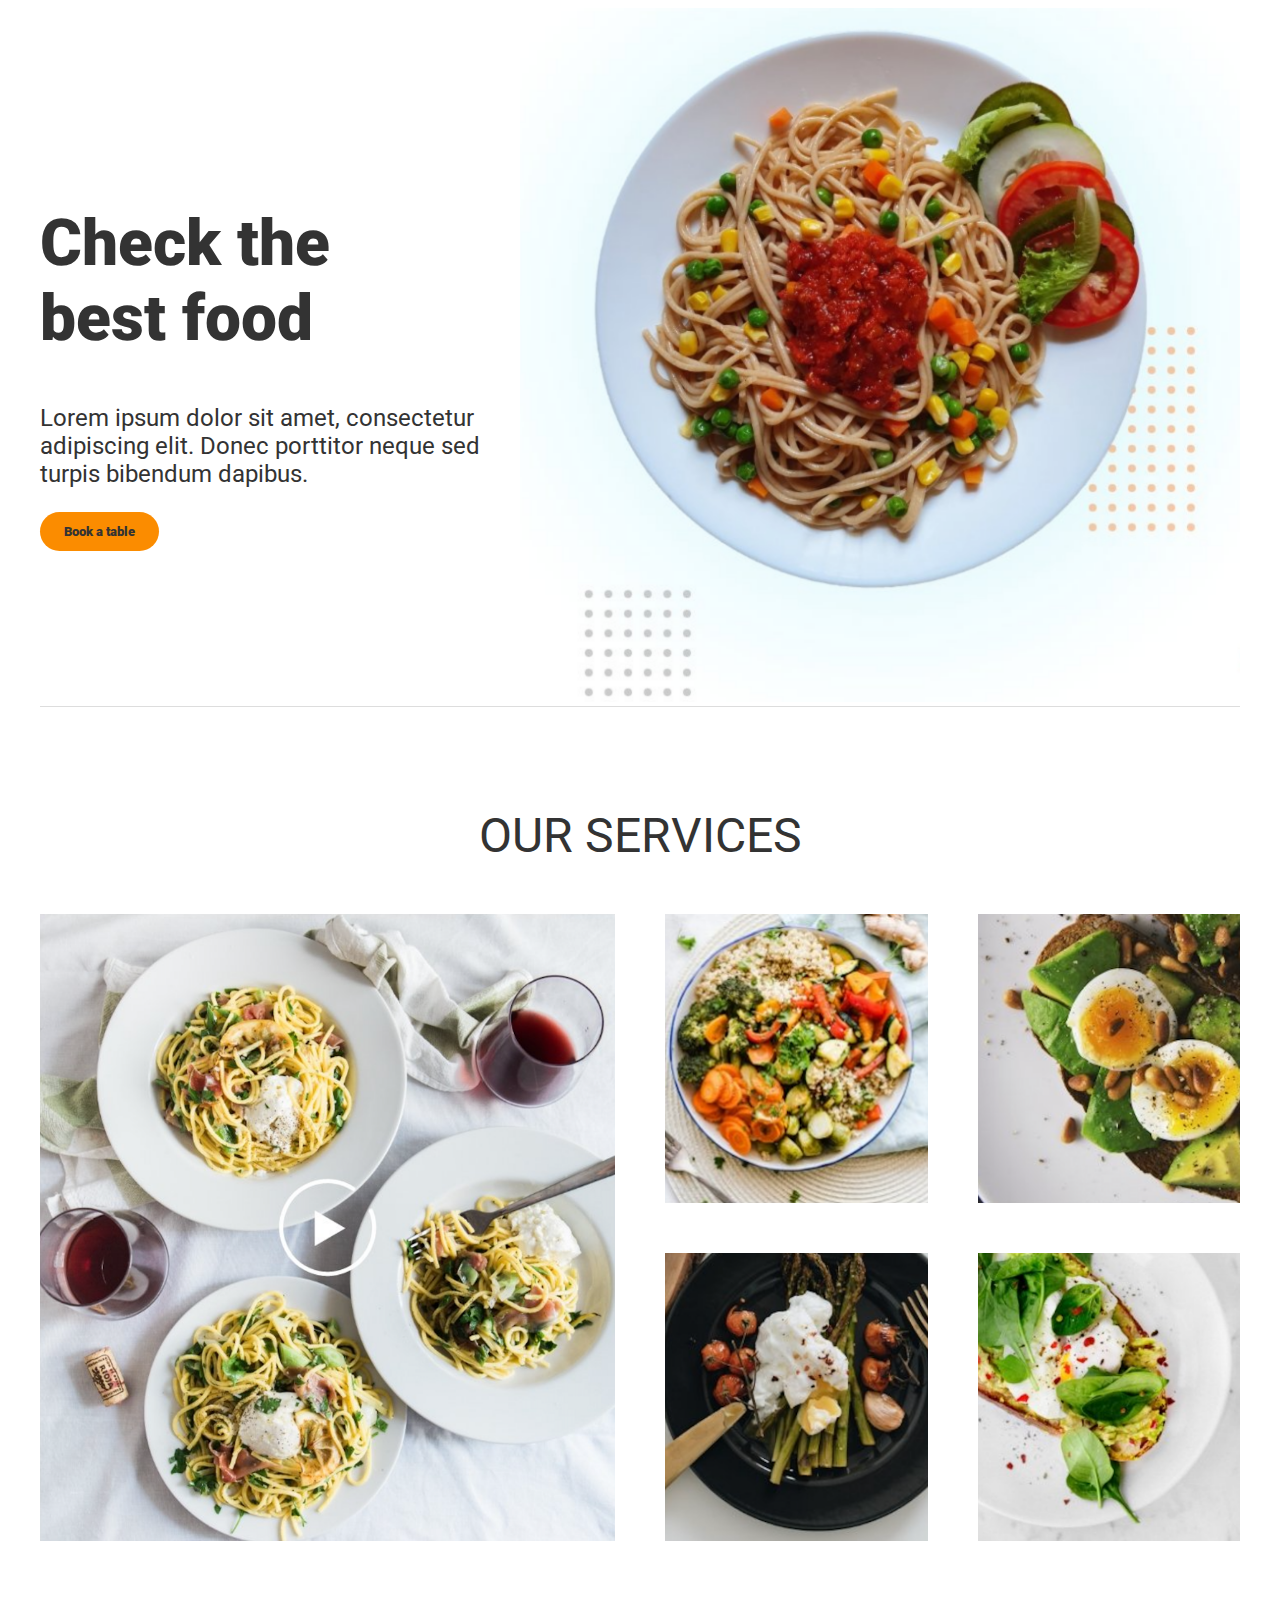
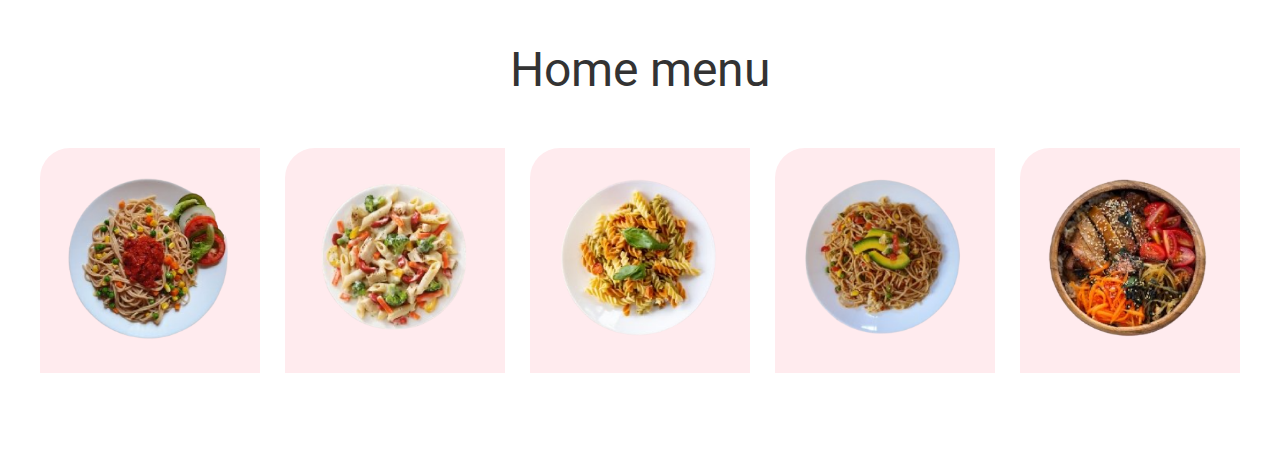
<file: Extra/index.html>
<!DOCTYPE html>
<html>

<head>
  <link rel="stylesheet" href="./style.css">
  <link rel="preconnect" href="https://fonts.googleapis.com">
  <link rel="preconnect" href="https://fonts.gstatic.com" crossorigin>
  <link href="https://fonts.googleapis.com/css2?family=Roboto:wght@400;900&display=swap" rel="stylesheet">
</head>

<body>
  <main>
    <section class="hero">
      <div class="info">
        <h1 class="info-title">Check the<br/>best food</h1>
        <p class="info-subtitle">Lorem ipsum dolor sit amet, consectetur adipiscing elit. Donec porttitor neque sed turpis bibendum dapibus.</p>
        <button class="info-button">Book a table</button>
      </div>
      <figure class="hero-image">
        <img src="./images/hero.png" alt="Dish of pasta with neapolitan sauce and vegetables">
      </figure>
    </section>
    <section class="services">
      <h2 class="services-title">Our services</h2>
      <div class="dishes">
        <figure class="dishes-image dishes-image__big">
          <img src="./images/video.png" alt="video of pasta dishes being served">
        </figure>
        <figure class="dishes-image">
          <img src="./images/dish1.png" alt="bowl of vegetables with rice and avocado">
        </figure>
        <figure class="dishes-image">
          <img src="./images/dish2.png" alt="Avocado and egg toast">
        </figure>
        <figure class="dishes-image">
          <img src="./images/dish3.png" alt="asparagus with tomato and butter">
        </figure>
        <figure class="dishes-image">
          <img src="./images/dish4.png" alt="eggs and guacamole toast ">
        </figure>
      </div>
    </section>
    <section class="menu">
      <h2 class="menu-title">Home menu</h2>
      <div class="plates">
        <figure class="plates-image">
          <img src="./images/plate1.png" alt="pasta with neapolitan sauce and vegetables">
        </figure>
        <figure class="plates-image">
          <img src="./images/plate2.png" alt="pasta with broccoli and carrot">
        </figure>
        <figure class="plates-image">
          <img src="./images/plate3.png" alt="pesto pasta">
        </figure>
        <figure class="plates-image">
          <img src="./images/plate4.png" alt="pasta with avocado and corn">
        </figure>
        <figure class="plates-image">
          <img src="./images/plate5.png" alt="bowl of chicken, tomato and carrots">
        </figure>
      </div>
    </section>
  </main>
</body>

</html>
</file>
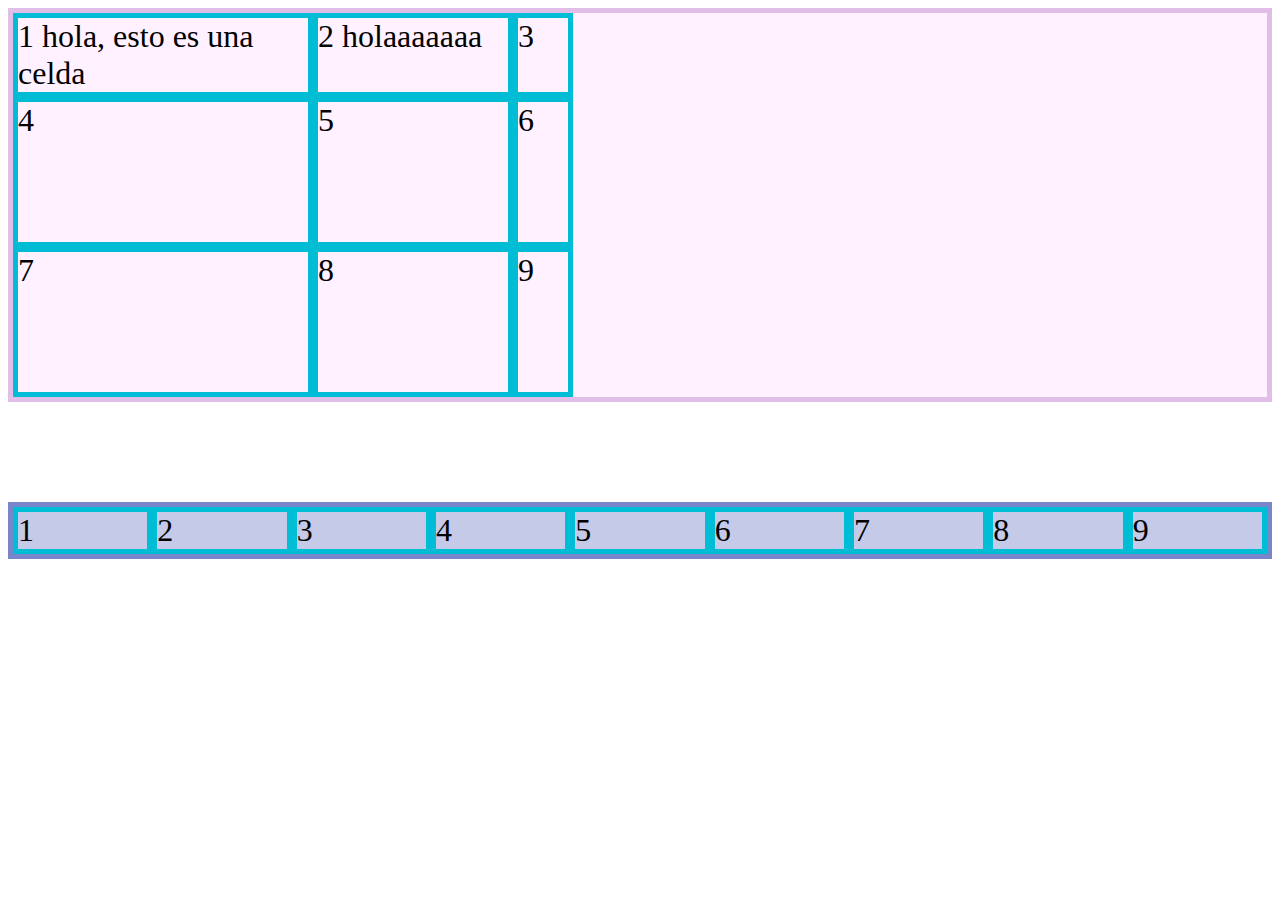
<file: Funciones Especiales/index.html>
<!DOCTYPE html>
<html>
<head>
<link rel="stylesheet" href="./style.css">
</head>
<body>
<div class="contenedor">
<div class="item item-1">1 hola, esto es una celda</div>
<div class="item item-2">2 holaaaaaaa</div>
<div class="item item-3">3</div>
<div class="item item-4">4</div>
<div class="item item-5">5</div>
<div class="item item-6">6</div>
<div class="item item-7">7</div>
<div class="item item-8">8</div>
<div class="item item-9">9</div>
</div>
<div class="contenedor-2">
<div class="item item-1">1</div>
<div class="item item-2">2</div>
<div class="item item-3">3</div>
<div class="item item-4">4</div>
<div class="item item-5">5</div>
<div class="item item-6">6</div>
<div class="item item-7">7</div>
<div class="item item-8">8</div>
<div class="item item-9">9</div>
</div>
</body>
</html>
</file>
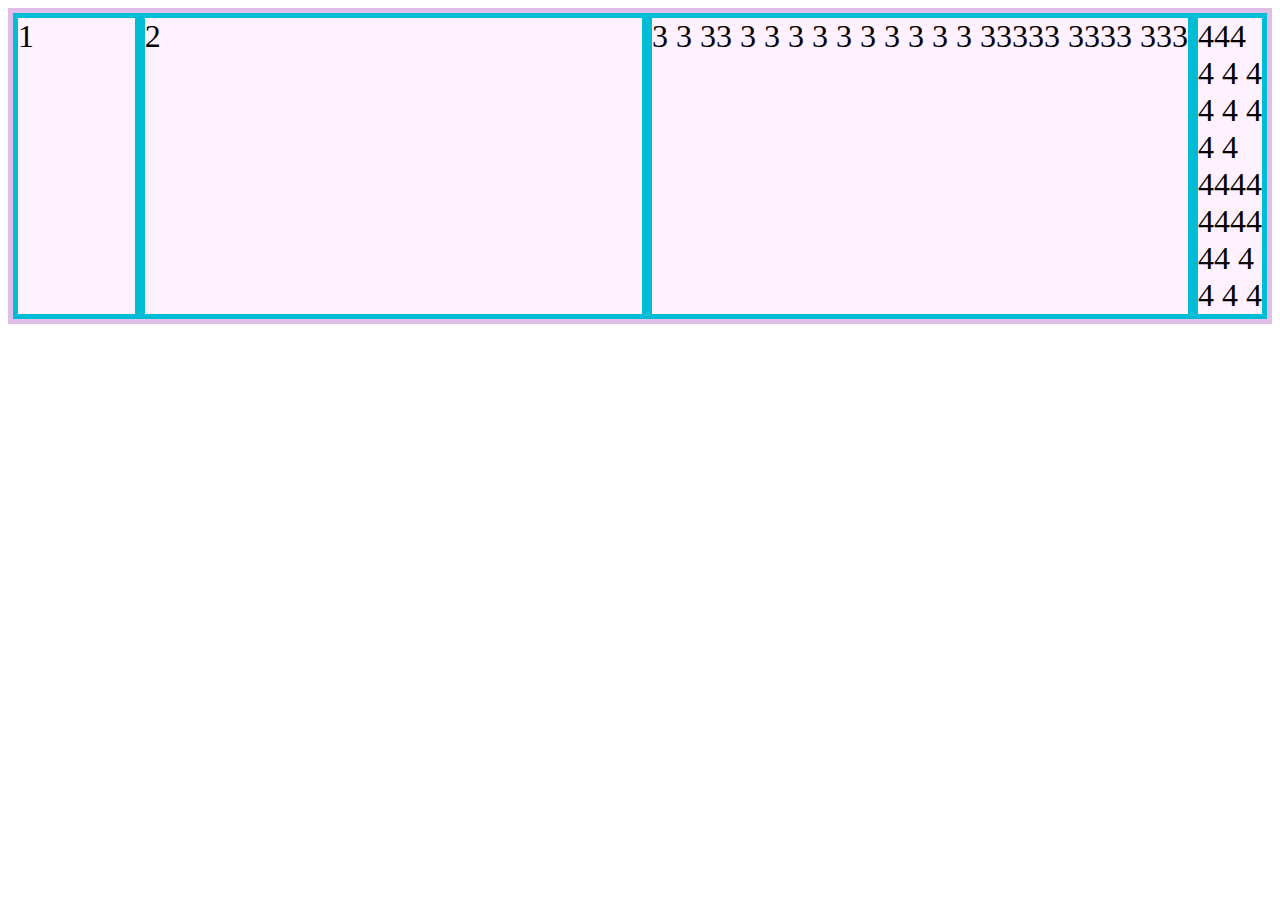
<file: Keywords especiales/index.html>
<!DOCTYPE html>
<html>
<head>
<link rel="stylesheet" href="./style.css">
</head>
<body>
<div class="contenedor">
<div class="item item-1">1</div>
<div class="item item-2">2</div>
<div class="item item-3">3 3 33 3 3 3 3 3 3 3 3 3 3 33333 3333 333</div>
<div class="item item-4">444 4 4 4 4 4 4 4 4 4444 4444 44 4 4 4 4</div>
</div>
</body>
</html>
</file>
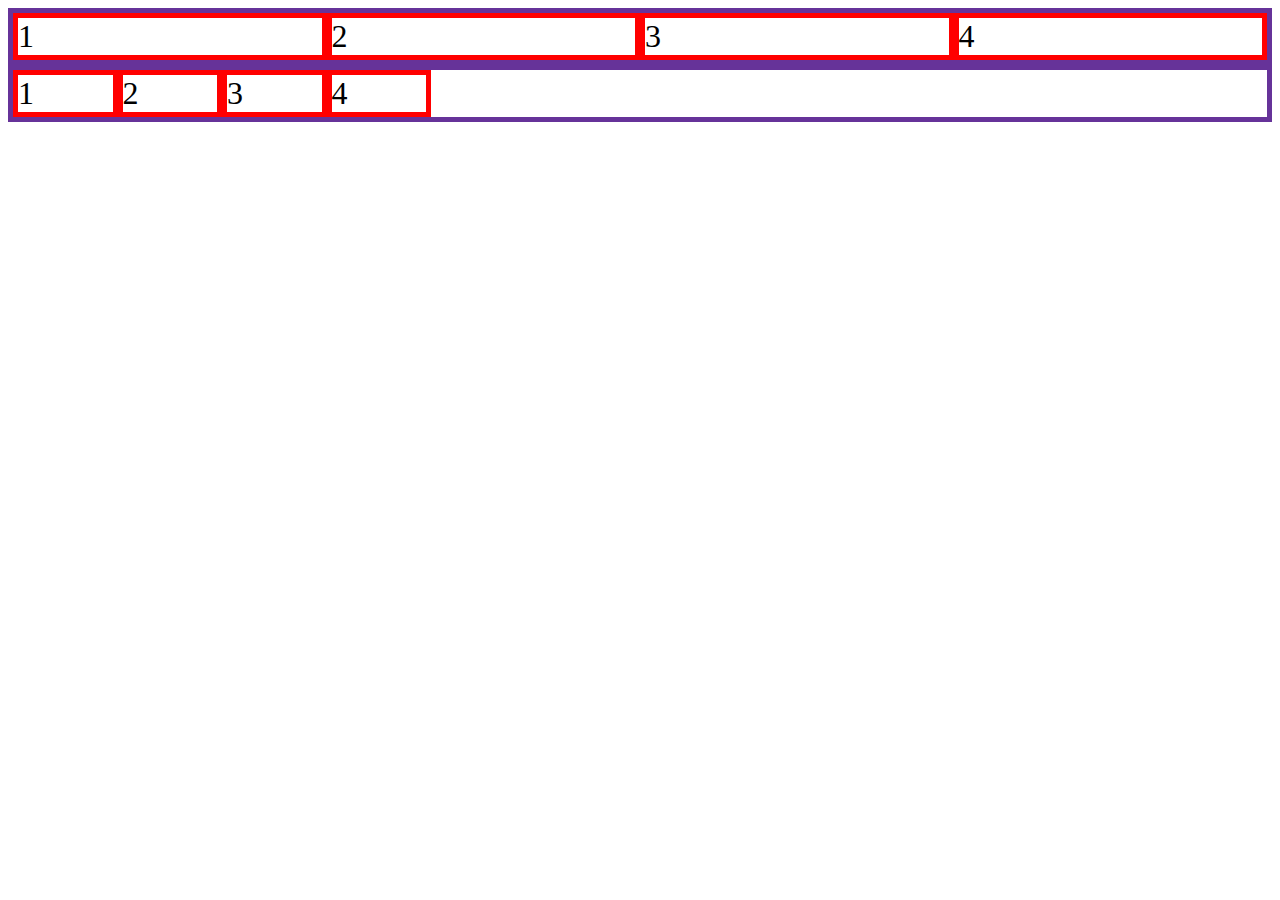
<file: Lab7/index.html>
<!DOCTYPE html>
<html lang="en">
<head>
    <meta charset="UTF-8">
    <meta http-equiv="X-UA-Compatible" content="IE=edge">
    <meta name="viewport" content="width=device-width, initial-scale=1.0">
    <title>Document</title>
    <link rel="stylesheet" href="./style.css">
</head>
<body>
    <div class="contenedor">
        <div class="item item-1"> 1</div>
        <div class="item item-2">2</div>
        <div class="item item-3"> 3 </div>
        <div class="item item-4">4</div>

     
    </div>
    <div class="contenedor-2">
        <div class="item item-1"> 1</div>
        <div class="item item-2">2</div>
        <div class="item item-3"> 3 </div>
        <div class="item item-4">4</div>

     
    </div>
    
</body>
</html>
</file>
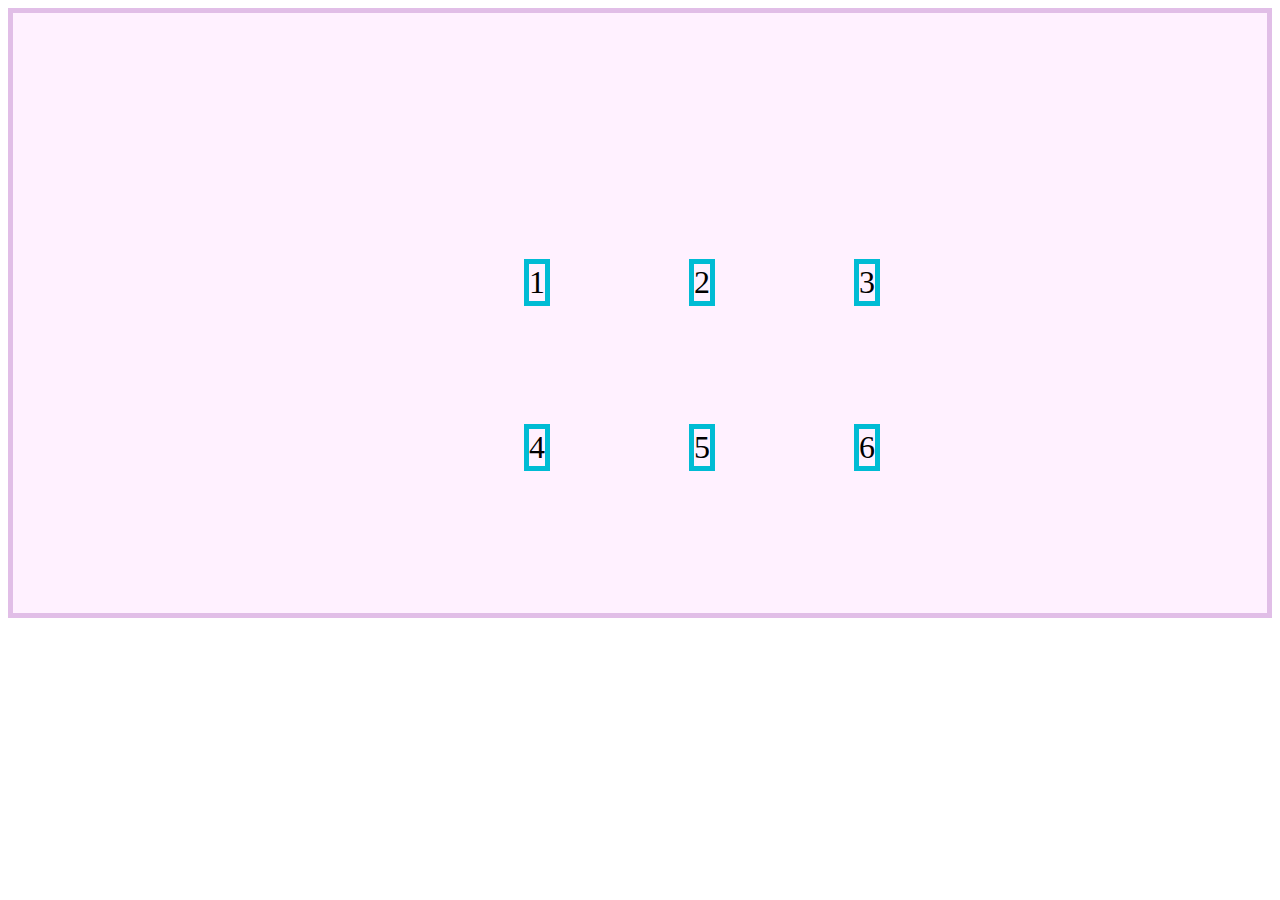
<file: Propiedades de Alineacion/index.html>
<!DOCTYPE html>
<html>
<head>
  <link rel="stylesheet" href="./style.css">
</head>
<body>
  <div class="contenedor">
    <div class="item item-1">1</div>
    <div class="item item-2">2</div>
    <div class="item item-3">3</div>
    <div class="item item-4">4</div>
    <div class="item item-3">5</div>
    <div class="item item-4">6</div>
  </div>
</body>

</html>
</file>
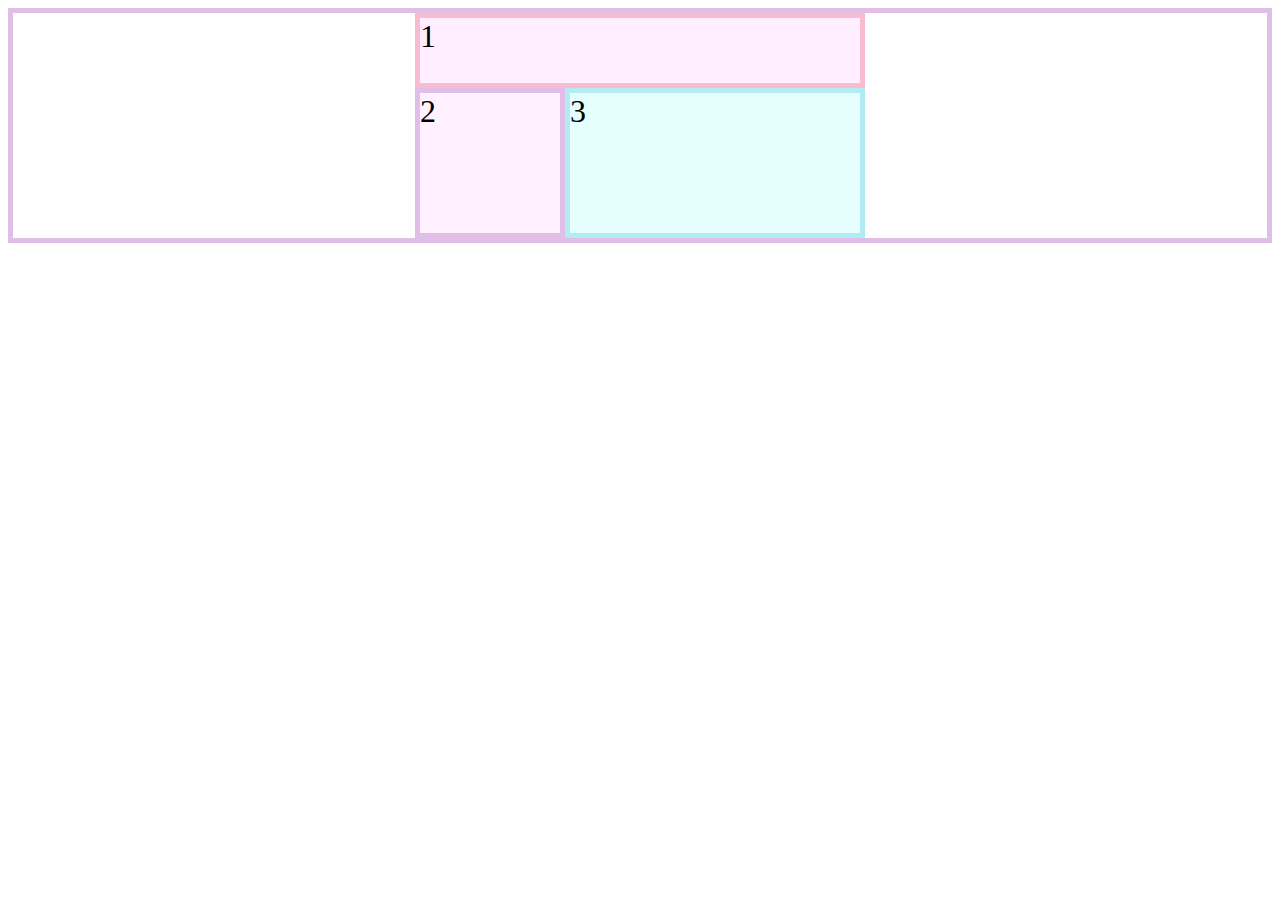
<file: Propiedades de Ubicacion/index.html>
<!DOCTYPE html>
<html>
<head>
  <link rel="stylesheet" href="./style.css">
</head>
<body>
  <div class="contenedor">
    <div class="item item-1">1</div>
    <div class="item item-2">2</div>
    <div class="item item-3">3</div>
  </div>
</body>

</html>
</file>
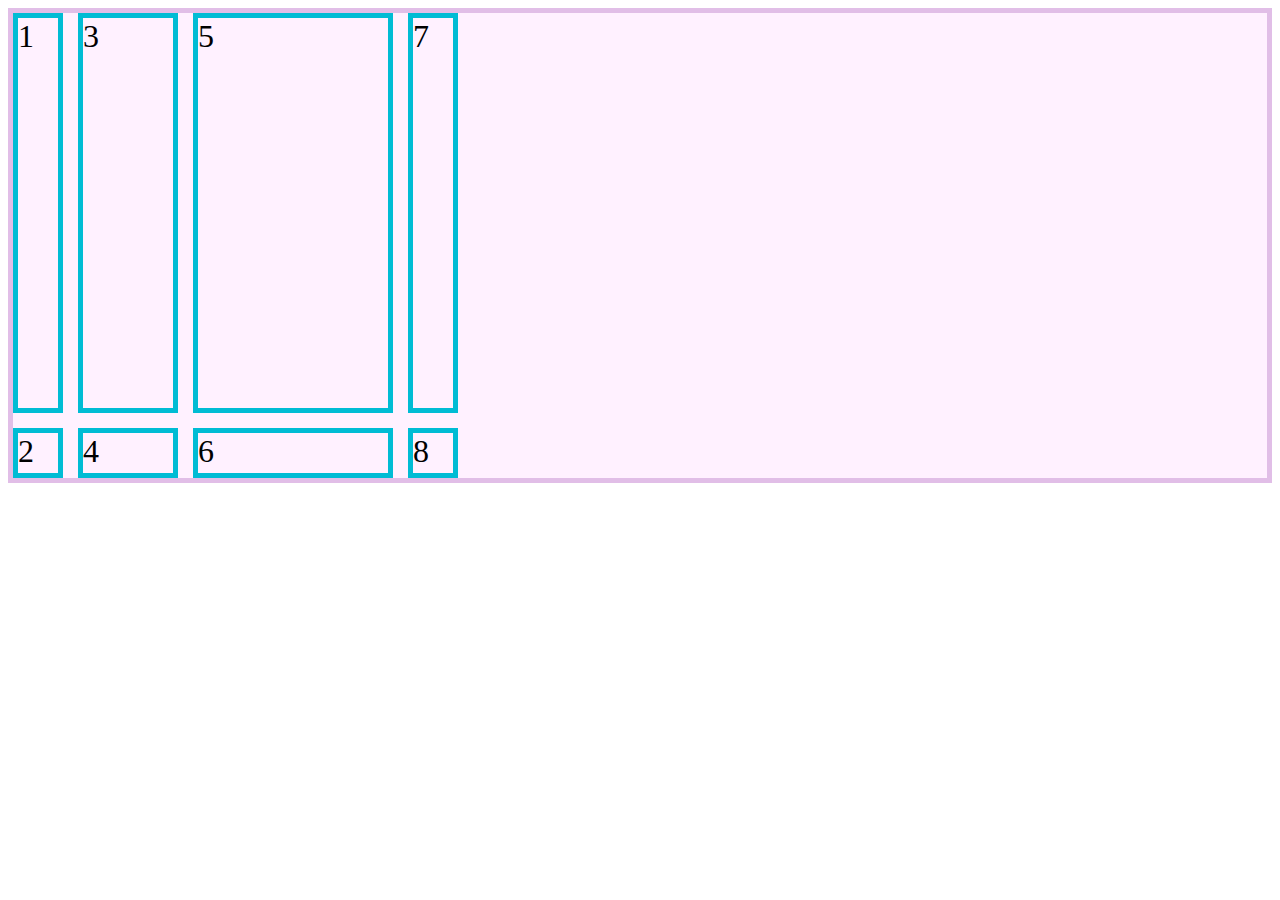
<file: Propiedades del Contenedor/index.html>
<!DOCTYPE html>
<html>
<head>
  <link rel="stylesheet" href="./style.css">
</head>
<body>
  <div class="contenedor">
    <div class="item item-1">1</div>
    <div class="item item-2">2</div>
    <div class="item item-3">3</div>
    <div class="item item-4">4</div>
    <div class="item item-3">5</div>
    <div class="item item-4">6</div>
    <div class="item item-3">7</div>
    <div class="item item-4">8</div>
  </div>
</body>

</html>
</file>
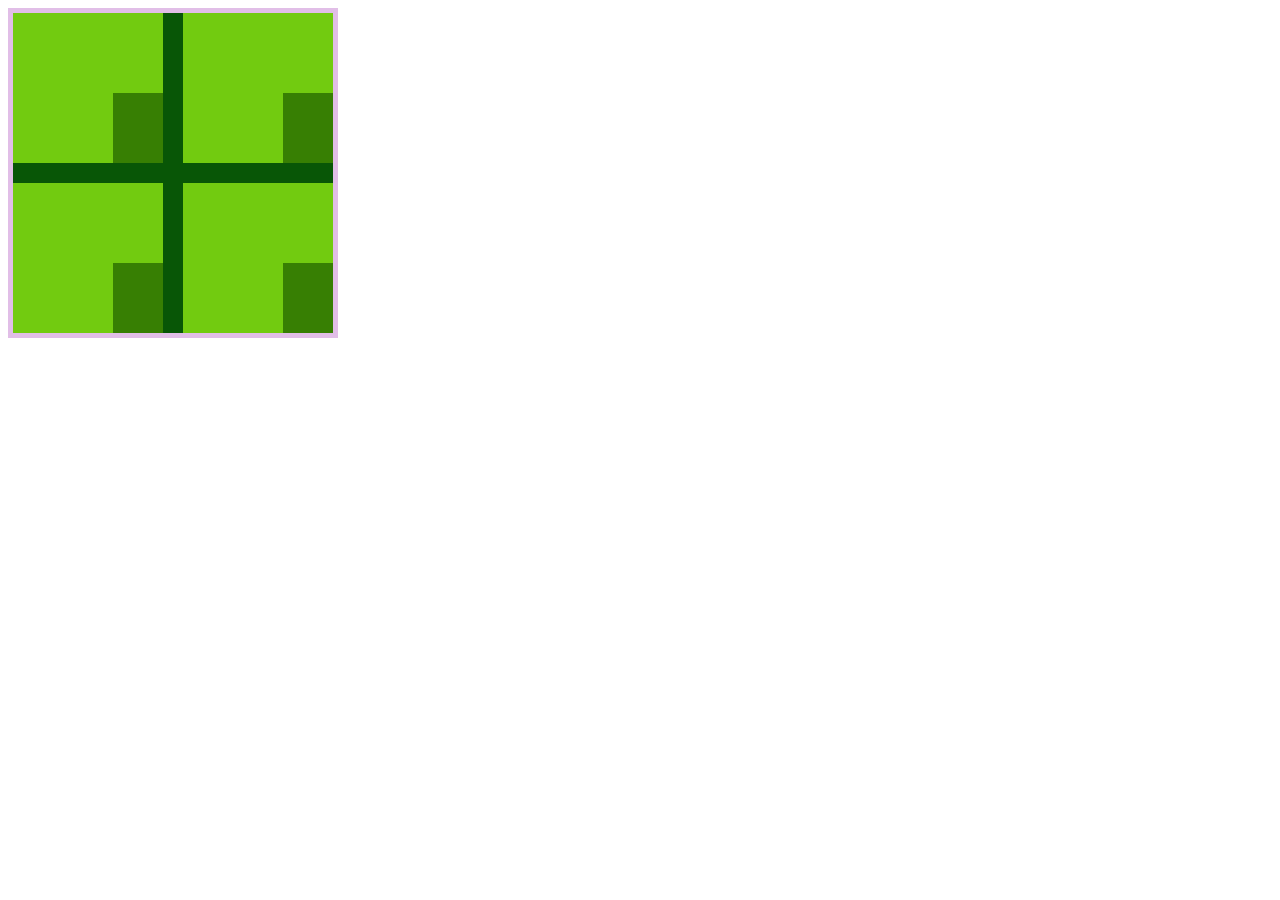
<file: Lab7/RETO-2/index.html>
<!DOCTYPE html>
<html lang="en">
<head>
    <meta charset="UTF-8">
    <meta http-equiv="X-UA-Compatible" content="IE=edge">
    <meta name="viewport" content="width=device-width, initial-scale=1.0">
    <title>Document</title>
    <link rel="stylesheet" href="./style.css">
</head>
<body>
    <div class="contenedor">
        <div class="item"> <span></span> </div>
        <div class="item"> <span></span> </div>
        <div class="item"> <span></span> </div>
        <div class="item"> <span></span> </div>
        </div>
</body>
</html>
</file>
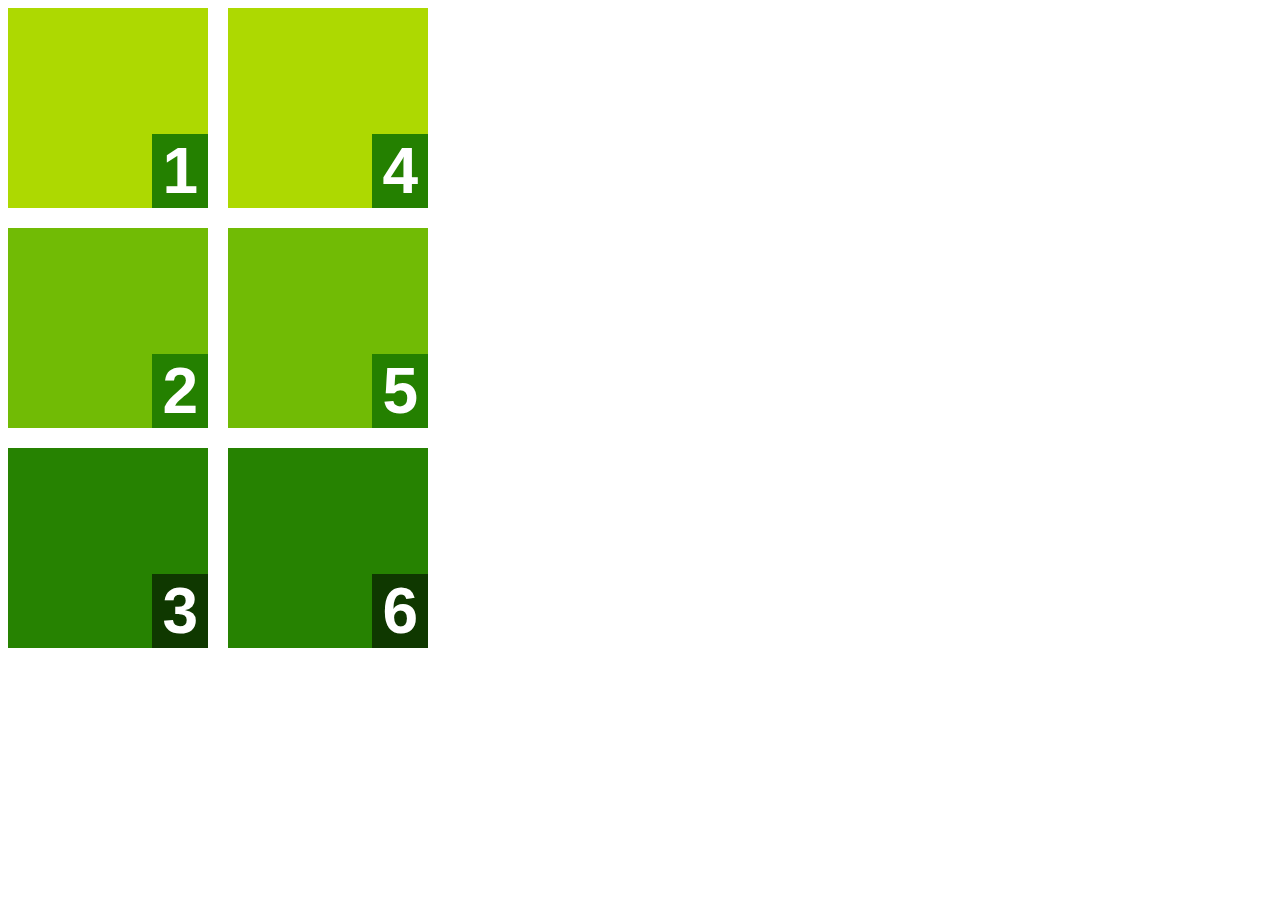
<file: Lab7/RETO-1/Solucion1/index.html>
<!DOCTYPE html>
<html lang="en">
<head>
    <meta charset="UTF-8">
    <meta http-equiv="X-UA-Compatible" content="IE=edge">
    <meta name="viewport" content="width=device-width, initial-scale=1.0">
    <title>Document</title>
    <link rel="stylesheet" href="./style.css">
</head>
<body>
    <div class="contenedor">
        <div class="item"><span>1</span></div>
        <div class="item"><span>2</span></div>
        <div class="item"><span>3</span></div>
        <div class="item"><span>4</span></div>
        <div class="item"><span>5</span></div>
        <div class="item"><span>6</span></div>
    </div>
    
</body>
</html>
</file>
<file: Extra/style.css>
* {
  font-family: 'Roboto', sans-serif;
}

main {
  max-width: 1200px;
  margin: 0 auto;
}

/* First section - Hero */

.hero {
  display: grid;
  grid-template-columns: 2fr minmax(100px, 3fr);
  border-bottom: 1px solid #ddd;
}

.hero-image {
  margin: 0;
}

.hero-image img{
  width: 100%;
  object-fit: contain;
}

.info {
  display: flex;
  flex-direction: column;
  justify-content: center;
  align-items: flex-start;
}

.info-title {
  color: #333;
  font-size: 4rem;
  font-weight: 900;
  margin-bottom: 24px;
}

.info-subtitle {
  color: #333;
  font-size: 1.5rem;
  margin-bottom: 24px;
}

.info-button {
  border: none;
  border-radius: 20px;
  color: #333;
  background-color: #fb8c00;
  font-weight: 900;
  padding: 12px 24px;
}

/* Second section - services */

.services-title {
  color: #333;
  font-size: 3rem;
  font-weight: 400;
  text-transform: uppercase;
  text-align: center;
  margin: 100px 0 50px 0;
}

.dishes {
  display: grid;
  grid-template-columns: repeat(auto-fit, minmax(210px, 1fr));
  grid-template-rows: repeat(2, minmax(150px, 1fr));
  grid-gap: 50px;
}

.dishes-image {
  margin: 0;
}

.dishes-image img {
  width: 100%;
  height: 100%;
  object-fit: cover;
}

.dishes-image__big {
  grid-area: 1 / 1 / 3 / 3;
}

/* Third section - menu */

.menu-title {
  color: #333;
  font-size: 3rem;
  font-weight: 400;
  text-align: center;
  margin: 100px 0 50px 0;
}

.plates {
  display: grid;
  grid-gap: 25px;
  grid-template-columns: repeat(auto-fit, minmax(180px, 1fr));
  margin-bottom: 100px;
}

.plates-image {
  margin: 0;
  background-color: #ffebee;
  padding: 20px;
  border-top-left-radius: 30px;
}

.plates-image img {
  width: 100%;
  height: 100%;
  object-fit: contain;
}

/* Media queries */
@media screen and (max-width: 1024px) {
  .info-title {
    font-size: 2.5rem;
  }
  .services-title, .menu-title {
    font-size: 2rem;
  }

  .plates {
    grid-template-columns: repeat(auto-fit, minmax(100px, 1fr));
  }
}

@media screen and (max-width: 768px) {
  .hero {
    grid-template-columns: 1fr;
    padding-bottom: 50px;
  }

  .hero-image{
    display: none;
  }

  .dishes {
    grid-template-columns: repeat(auto-fit, minmax(135px, 1fr));
    grid-template-rows: repeat(2, minmax(135px, 1fr));
    grid-gap: 25px;
  }
}
</file>
<file: Funciones Especiales/style.css>
.contenedor {
    border: 5px solid #e1bee7;
    background-color: #fff1ff;
    display: grid;
    grid-template-columns: minmax(30px, 300px) 200px 60px;
    grid-template-rows: auto repeat(2, 150px);
  }
  
  .item {
    border: 5px solid #00bcd4;
    font-size: 2rem;
  }
  
  .contenedor-2 {
    margin-top: 100px;
    border: 5px solid #7986cb;
    background-color: #c5cae9;
    display: grid;
    grid-template-columns: repeat(auto-fit, minmax(100px, 1fr));
  }
</file>
<file: Keywords especiales/style.css>
.contenedor {
    border: 5px solid #e1bee7;
    background-color: #fff1ff;
    display: grid;
    grid-template-columns: 1fr 4fr max-content min-content;
  }
  
  .item {
    border: 5px solid #00bcd4;
    font-size: 2rem;
  }
</file>
<file: Lab7/style.css>
.contenedor {
    border: 5px solid rebeccapurple;
    background-color: white;
    display: grid;
    grid-template-columns: repeat(auto-fit, minmax(100px, 1fr));
    
    
}

.contenedor-2 {
    border: 5px solid rebeccapurple;
    background-color: white;
    display: grid;
    grid-template-columns: repeat(auto-fill, minmax(100px, 1fr));
    
    
}

.item{
    border: 5px solid red;
    font-size: 2rem;
}
</file>
<file: Propiedades de Alineacion/style.css>
.contenedor {
  border: 5px solid #e1bee7;
  background-color: #fff1ff;
  display: grid;
  grid-gap: 15px;
  grid-template-columns: 150px 150px 150px;
  grid-auto-rows: 150px;
  place-content: center;
  place-items: end;
  height: 600px;
}

.item {
  border: 5px solid #00bcd4;
  font-size: 2rem;
}
</file>
<file: Propiedades de Ubicacion/style.css>
.contenedor {
  border: 5px solid #e1bee7;
  background-color: white;
  display: grid;
  grid-template-columns: 150px 150px 150px;
  grid-template-rows: 75px 75px 75px;
  grid-template-areas: 
    "one one one"
    "two three three"
    "two three three";
  place-content: center;
}

.item {
  font-size: 2rem;
}

.item-1 {
  border: 5px solid #f8bbd0;
  background-color: #ffeeff;
  /* grid-column-start: 1;
  grid-column-end: 4; */
  grid-area: one;
}

.item-2 {
  border: 5px solid #e1bee7;
  background-color: #fff1ff;
  /* grid-row: 2 / 4; */
  grid-area: two;
}

.item-3 {
  border: 5px solid #b2ebf2;
  background-color: #e5ffff;
  /* grid-area: 2 / 2 / 4 / 4; */
  grid-area: three;
}
</file>
<file: Propiedades del Contenedor/style.css>
.contenedor {
  border: 5px solid #e1bee7;
  background-color: #fff1ff;
  display: grid;
  grid-template-columns: [perro dog] 50px [gato] 100px [raton] 200px;
  grid-template-rows: 400px 50px;
  grid-gap: 15px;
  grid-auto-flow: column;
  grid-auto-columns: 50px;
}

.item {
  border: 5px solid #00bcd4;
  font-size: 2rem;
}
</file>
<file: Lab7/RETO-2/style.css>
html{
    background-color: white;
}
.contenedor {
    border: 5px solid #e1bee7;
    background-color: #085606;
    display: grid;
    grid-template-rows: 150px 150px;
    grid-auto-columns: 150px;
    grid-auto-flow: column;
    gap: 20px;
    place-content: center;
    height: 320px;
    width: 320px;
    }
    
    .item {
    display: grid;
    justify-items: end;
    align-items: end;
    background-color: #72cb10
    }
    
    .item span {
    width: 50px;
    height: 70px;
    font-size: 30px;
    background-color: #377f03;
    color: white;
    display: grid;
    justify-items: center;
    align-items: center;
    }
</file>
<file: Lab7/RETO-1/Solucion1/style.css>
.contenedor {
	display: grid;
	grid-template-rows: 200px 200px 200px;
	grid-auto-columns: 200px;
	grid-auto-flow: column;
	gap: 20px;
}

.item {
	position: relative;
	background-color: #add901;
}
.item:nth-child(2),
.item:nth-child(5) {
	background-color: #71bb05;
}
.item:nth-child(3),
.item:nth-child(6) {
	background-color: #268201;
}

.item span {
	position: absolute;
	bottom: 0;
	right: 0;
	padding: 0 10px;
	font-family: 'Roboto', sans-serif;
	font-size: 4rem;
	font-weight: bold;
	color: #ffffff;
	background-color: #248000;
}
.item:nth-child(3) span,
.item:nth-child(6) span {
	background-color: #0f3800;
}
</file>
